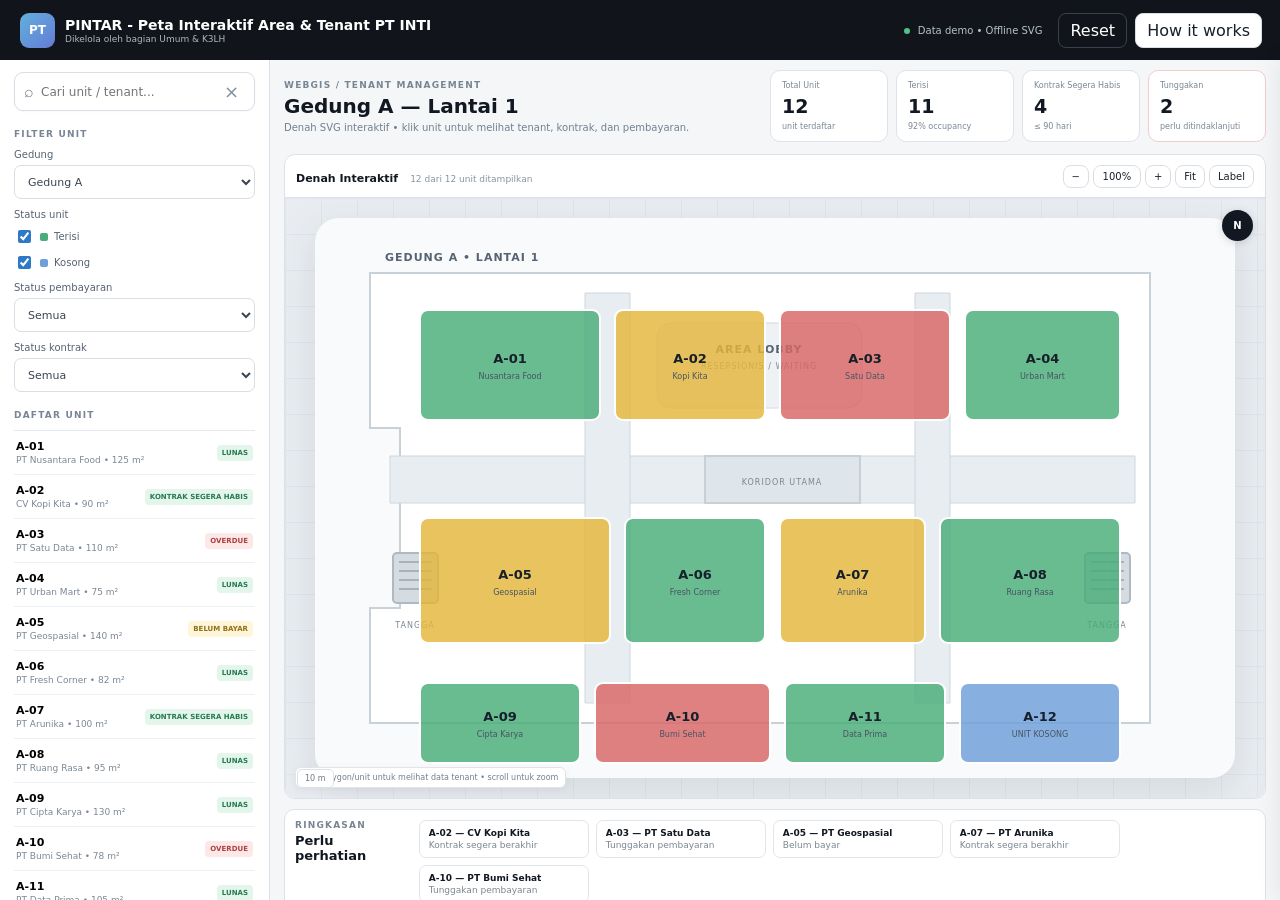
<file: index.html>
<!doctype html>
<html lang="id">
<head>
<meta charset="utf-8">
<meta name="viewport" content="width=device-width,initial-scale=1">
<title>PINTAR - Peta Interaktif Area & Tenant PT INTI</title>
<link rel="stylesheet" href="style.css">
</head>
<body>
<header class="topbar">
  <div class="brand"><div class="logo">PT</div><div><b>PINTAR - Peta Interaktif Area & Tenant PT INTI</b><small>Dikelola oleh bagian Umum & K3LH</small></div></div>
  <div class="top-actions"><span class="live"><i></i> Data demo • Offline SVG</span><button id="resetBtn" class="btn ghost">Reset</button><button id="howBtn" class="btn light">How it works</button></div>
</header>
<div class="layout">
<aside class="sidebar">
  <div class="searchbox"><span>⌕</span><input id="searchInput" placeholder="Cari unit / tenant..."><button id="clearSearch">×</button></div>
  <div class="section"><div class="section-title">FILTER UNIT</div>
    <label>Gedung</label><select id="buildingFilter"><option value="all">Gedung A</option></select>
    <label>Status unit</label><div class="check-list">
      <label><input class="unitFilter" type="checkbox" value="occupied" checked><span class="dot green"></span> Terisi</label>
      <label><input class="unitFilter" type="checkbox" value="vacant" checked><span class="dot blue"></span> Kosong</label>
    </div>
    <label>Status pembayaran</label><select id="paymentFilter"><option value="all">Semua</option><option value="paid">Lunas</option><option value="unpaid">Belum bayar</option><option value="overdue">Overdue</option></select>
    <label>Status kontrak</label><select id="leaseFilter"><option value="all">Semua</option><option value="active">Aktif</option><option value="expiring">Akan berakhir ≤ 90 hari</option><option value="expired">Berakhir</option></select>
  </div>
  <div class="section"><div class="section-title">DAFTAR UNIT</div><div id="unitList" class="unit-list"></div></div>
  <div class="legend"><div class="section-title">LEGENDA PETA</div><div><span class="legend-box green"></span> Terisi & pembayaran lancar</div><div><span class="legend-box yellow"></span> Kontrak segera berakhir</div><div><span class="legend-box red"></span> Tunggakan pembayaran</div><div><span class="legend-box blue"></span> Unit kosong</div></div>
</aside>
<main class="main">
  <section class="dashboard"><div class="dash-title"><div class="eyebrow">WEBGIS / TENANT MANAGEMENT</div><h1>Gedung A — Lantai 1</h1><p>Denah SVG interaktif • klik unit untuk melihat tenant, kontrak, dan pembayaran.</p></div>
    <div class="cards"><div class="card"><span>Total Unit</span><b id="totalUnits">0</b><small>unit terdaftar</small></div><div class="card"><span>Terisi</span><b id="occupied">0</b><small id="occupancyPct">0% occupancy</small></div><div class="card"><span>Kontrak Segera Habis</span><b id="expiring">0</b><small>≤ 90 hari</small></div><div class="card danger-card"><span>Tunggakan</span><b id="overdue">0</b><small>perlu ditindaklanjuti</small></div></div>
  </section>
  <section class="map-shell"><div class="map-toolbar"><div><b>Denah Interaktif</b><span id="resultText">Memuat unit...</span></div><div class="toolbar-actions"><button class="small-btn" id="zoomOut">−</button><button class="small-btn zoom-value" id="zoomValue">100%</button><button class="small-btn" id="zoomIn">+</button><button class="small-btn" id="zoomFit">Fit</button><button class="small-btn" id="toggleLabels">Label</button></div></div>
    <div id="mapViewport"><div id="floorMap"></div><div class="north">N</div><div class="scale">10 m</div></div><div class="map-note">Klik polygon/unit untuk melihat data tenant • scroll untuk zoom</div>
  </section>
  <section class="bottom-panel"><div><div class="eyebrow">RINGKASAN</div><h2>Perlu perhatian</h2></div><div class="attention" id="attention"></div></section>
</main></div>
<div id="detailPanel" class="detail-panel"><button class="close" id="closeDetail">×</button><div class="eyebrow" id="detailCode">UNIT</div><h2 id="detailUnit">A-01</h2><div class="status-pill" id="detailStatus">AKTIF</div><div class="tenant-head"><div class="avatar" id="avatar">PT</div><div><b id="detailTenant">Tenant</b><small id="detailCompany">Perusahaan</small></div></div>
  <div class="info-grid"><div><span>Luas</span><b id="detailArea">-</b></div><div><span>Fungsi</span><b id="detailType">-</b></div><div><span>Mulai sewa</span><b id="detailStart">-</b></div><div><span>Berakhir</span><b id="detailEnd">-</b></div><div><span>Sisa kontrak</span><b id="detailRemaining">-</b></div><div><span>Sewa / bulan</span><b id="detailRent">-</b></div></div>
  <div class="payment-box"><div><span>Pembayaran bulan berjalan</span><b id="detailPayment">-</b></div><div class="payment-row"><span>Jatuh tempo</span><span id="detailDue">-</span></div><div class="payment-row"><span>Terakhir bayar</span><span id="detailPaidDate">-</span></div></div>
  <div class="pic-box"><span>PIC Tenant</span><b id="detailPic">-</b><small id="detailContact">-</small></div>
  <button class="primary-action" id="historyBtn">Lihat Riwayat Pembayaran</button><button class="secondary-action" id="editBtn">Edit Data Tenant</button>
</div>
<div id="modalBg" class="modal-bg"><div class="modal"><button class="close" id="closeModal">×</button><div class="eyebrow">CAMPUSMAP</div><h2 id="modalTitle">Riwayat Pembayaran</h2><div id="modalBody"></div></div></div>
<script src="app.js"></script>
</body></html>
</file>
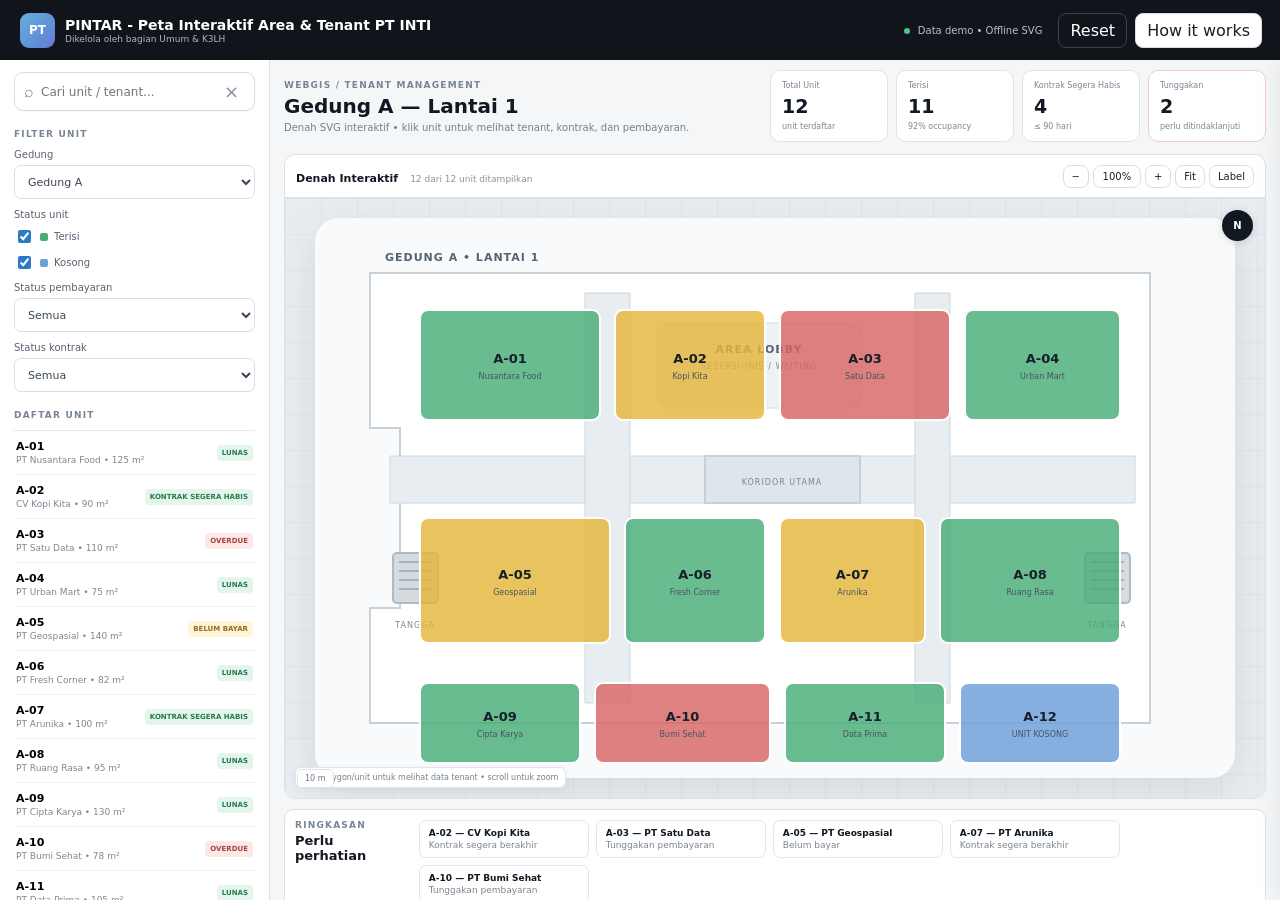
<file: dummy/webgis-tenant-svg/index.html>
<!doctype html>
<html lang="id">
  <head>
    <meta charset="utf-8" />
    <meta name="viewport" content="width=device-width,initial-scale=1" />
    <title>PINTAR - Peta Interaktif Area & Tenant PT INTI</title>
    <link rel="stylesheet" href="style.css" />
  </head>
  <body>
    <header class="topbar">
      <div class="brand">
        <div class="logo">PT</div>
        <div>
          <b>PINTAR - Peta Interaktif Area & Tenant PT INTI</b
          ><small>Dikelola oleh bagian Umum & K3LH</small>
        </div>
      </div>
      <div class="top-actions">
        <span class="live"><i></i> Data demo • Offline SVG</span
        ><button id="resetBtn" class="btn ghost">Reset</button
        ><button id="howBtn" class="btn light">How it works</button>
      </div>
    </header>
    <div class="layout">
      <aside class="sidebar">
        <div class="searchbox">
          <span>⌕</span
          ><input id="searchInput" placeholder="Cari unit / tenant..." /><button
            id="clearSearch"
          >
            ×
          </button>
        </div>
        <div class="section">
          <div class="section-title">FILTER UNIT</div>
          <label>Gedung</label
          ><select id="buildingFilter">
            <option value="all">Gedung A</option>
          </select>
          <label>Status unit</label>
          <div class="check-list">
            <label
              ><input
                class="unitFilter"
                type="checkbox"
                value="occupied"
                checked
              /><span class="dot green"></span> Terisi</label
            >
            <label
              ><input
                class="unitFilter"
                type="checkbox"
                value="vacant"
                checked
              /><span class="dot blue"></span> Kosong</label
            >
          </div>
          <label>Status pembayaran</label
          ><select id="paymentFilter">
            <option value="all">Semua</option>
            <option value="paid">Lunas</option>
            <option value="unpaid">Belum bayar</option>
            <option value="overdue">Overdue</option>
          </select>
          <label>Status kontrak</label
          ><select id="leaseFilter">
            <option value="all">Semua</option>
            <option value="active">Aktif</option>
            <option value="expiring">Akan berakhir ≤ 90 hari</option>
            <option value="expired">Berakhir</option>
          </select>
        </div>
        <div class="section">
          <div class="section-title">DAFTAR UNIT</div>
          <div id="unitList" class="unit-list"></div>
        </div>
        <div class="legend">
          <div class="section-title">LEGENDA PETA</div>
          <div>
            <span class="legend-box green"></span> Terisi & pembayaran lancar
          </div>
          <div>
            <span class="legend-box yellow"></span> Kontrak segera berakhir
          </div>
          <div><span class="legend-box red"></span> Tunggakan pembayaran</div>
          <div><span class="legend-box blue"></span> Unit kosong</div>
        </div>
      </aside>
      <main class="main">
        <section class="dashboard">
          <div class="dash-title">
            <div class="eyebrow">WEBGIS / TENANT MANAGEMENT</div>
            <h1>Gedung A — Lantai 1</h1>
            <p>
              Denah SVG interaktif • klik unit untuk melihat tenant, kontrak,
              dan pembayaran.
            </p>
          </div>
          <div class="cards">
            <div class="card">
              <span>Total Unit</span><b id="totalUnits">0</b
              ><small>unit terdaftar</small>
            </div>
            <div class="card">
              <span>Terisi</span><b id="occupied">0</b
              ><small id="occupancyPct">0% occupancy</small>
            </div>
            <div class="card">
              <span>Kontrak Segera Habis</span><b id="expiring">0</b
              ><small>≤ 90 hari</small>
            </div>
            <div class="card danger-card">
              <span>Tunggakan</span><b id="overdue">0</b
              ><small>perlu ditindaklanjuti</small>
            </div>
          </div>
        </section>
        <section class="map-shell">
          <div class="map-toolbar">
            <div>
              <b>Denah Interaktif</b><span id="resultText">Memuat unit...</span>
            </div>
            <div class="toolbar-actions">
              <button class="small-btn" id="zoomOut">−</button
              ><button class="small-btn zoom-value" id="zoomValue">100%</button
              ><button class="small-btn" id="zoomIn">+</button
              ><button class="small-btn" id="zoomFit">Fit</button
              ><button class="small-btn" id="toggleLabels">Label</button>
            </div>
          </div>
          <div id="mapViewport">
            <div id="floorMap"></div>
            <div class="north">N</div>
            <div class="scale">10 m</div>
          </div>
          <div class="map-note">
            Klik polygon/unit untuk melihat data tenant • scroll untuk zoom
          </div>
        </section>
        <section class="bottom-panel">
          <div>
            <div class="eyebrow">RINGKASAN</div>
            <h2>Perlu perhatian</h2>
          </div>
          <div class="attention" id="attention"></div>
        </section>
      </main>
    </div>
    <div id="detailPanel" class="detail-panel">
      <button class="close" id="closeDetail">×</button>
      <div class="eyebrow" id="detailCode">UNIT</div>
      <h2 id="detailUnit">A-01</h2>
      <div class="status-pill" id="detailStatus">AKTIF</div>
      <div class="tenant-head">
        <div class="avatar" id="avatar">PT</div>
        <div>
          <b id="detailTenant">Tenant</b
          ><small id="detailCompany">Perusahaan</small>
        </div>
      </div>
      <div class="info-grid">
        <div><span>Luas</span><b id="detailArea">-</b></div>
        <div><span>Fungsi</span><b id="detailType">-</b></div>
        <div><span>Mulai sewa</span><b id="detailStart">-</b></div>
        <div><span>Berakhir</span><b id="detailEnd">-</b></div>
        <div><span>Sisa kontrak</span><b id="detailRemaining">-</b></div>
        <div><span>Sewa / bulan</span><b id="detailRent">-</b></div>
      </div>
      <div class="payment-box">
        <div>
          <span>Pembayaran bulan berjalan</span><b id="detailPayment">-</b>
        </div>
        <div class="payment-row">
          <span>Jatuh tempo</span><span id="detailDue">-</span>
        </div>
        <div class="payment-row">
          <span>Terakhir bayar</span><span id="detailPaidDate">-</span>
        </div>
      </div>
      <div class="pic-box">
        <span>PIC Tenant</span><b id="detailPic">-</b
        ><small id="detailContact">-</small>
      </div>
      <button class="primary-action" id="historyBtn">
        Lihat Riwayat Pembayaran</button
      ><button class="secondary-action" id="editBtn">Edit Data Tenant</button>
    </div>
    <div id="modalBg" class="modal-bg">
      <div class="modal">
        <button class="close" id="closeModal">×</button>
        <div class="eyebrow">CAMPUSMAP</div>
        <h2 id="modalTitle">Riwayat Pembayaran</h2>
        <div id="modalBody"></div>
      </div>
    </div>
    <script src="app.js"></script>
  </body>
</html>
</file>
<file: style.css>
*{box-sizing:border-box}html,body{margin:0;height:100%;font-family:Inter,ui-sans-serif,system-ui,-apple-system,BlinkMacSystemFont,"Segoe UI",sans-serif;color:#121821;background:#f4f6f8}button,input,select{font:inherit}.topbar{height:60px;background:#11151b;color:#fff;display:flex;align-items:center;justify-content:space-between;padding:0 18px 0 20px}.brand{display:flex;align-items:center;gap:10px}.logo{width:35px;height:35px;border-radius:9px;background:linear-gradient(135deg,#61b0dd,#657bd5);display:grid;place-items:center;font-weight:800;font-size:12px}.brand b{display:block;font-size:14px}.brand small{display:block;color:#aeb7c3;font-size:9px;margin-top:1px}.top-actions{display:flex;align-items:center;gap:8px}.live{font-size:10px;color:#b8c1cc;margin-right:8px}.live i{display:inline-block;width:6px;height:6px;border-radius:50%;background:#4fc28a;margin-right:5px}.btn,.small-btn{border:1px solid #d8dee5;background:#fff;color:#18202b;border-radius:8px;padding:7px 11px;cursor:pointer}.btn.ghost{background:transparent;border-color:#38414d;color:#fff}.btn.light{background:#fff}.layout{height:calc(100vh - 60px);display:flex}.sidebar{width:270px;background:#fff;border-right:1px solid #dce2e8;overflow:auto;padding:12px 14px}.searchbox{height:39px;border:1px solid #d7dee6;border-radius:9px;display:flex;align-items:center;padding:0 9px;color:#73808d;box-shadow:0 1px 2px #00000008}.searchbox input{border:0;outline:0;flex:1;padding:0 7px;font-size:12px}.searchbox button{border:0;background:none;color:#82909e;font-size:18px;cursor:pointer}.section{margin-top:18px}.section-title,.eyebrow{font-size:9px;letter-spacing:1.2px;font-weight:800;color:#788594}.section label{display:block;font-size:10px;color:#566271;margin:10px 0 5px}.section select{width:100%;height:34px;border:1px solid #d8dee5;border-radius:7px;padding:0 9px;color:#394553;background:#fff;font-size:11px}.check-list label{margin:7px 0;display:flex;align-items:center;gap:6px}.check-list input{accent-color:#2d79c7}.dot,.legend-box{display:inline-block;width:8px;height:8px;border-radius:2px}.green{background:#49ad78}.blue{background:#6d9fdb}.yellow{background:#e4b63b}.red{background:#d96666}.unit-list{display:flex;flex-direction:column;border-top:1px solid #e5e9ed;margin-top:10px}.unit-item{display:flex;align-items:center;justify-content:space-between;text-align:left;background:#fff;border:0;border-bottom:1px solid #edf0f3;padding:9px 2px;cursor:pointer}.unit-item:hover{background:#f6f8fa}.unit-item b{font-size:11px;display:block}.unit-item small{font-size:9px;color:#7b8793;display:block;margin-top:2px;max-width:150px;white-space:nowrap;overflow:hidden;text-overflow:ellipsis}.mini-status{font-size:7px;font-weight:800;padding:4px 5px;border-radius:4px}.mini-status.paid{background:#e4f5ec;color:#277b51}.mini-status.unpaid{background:#fff5d8;color:#927018}.mini-status.overdue{background:#fde8e8;color:#ad3f3f}.mini-status.vacant{background:#e8f0fb;color:#4676ae}.legend{margin-top:18px;border-top:1px solid #e5e9ed;padding-top:13px}.legend>div:not(.section-title){font-size:9px;color:#617080;margin:7px 0;display:flex;gap:7px;align-items:center}.main{flex:1;min-width:0;overflow:auto;padding:10px 14px 18px}.dashboard{display:flex;justify-content:space-between;gap:16px;align-items:center}.dash-title h1{font-size:20px;margin:4px 0}.dash-title p{font-size:10px;color:#71808e;margin:0}.cards{display:flex;gap:8px}.card{background:#fff;border:1px solid #dde3e9;border-radius:10px;width:118px;padding:10px 11px}.card span,.card small{display:block;color:#7a8794;font-size:8px}.card b{font-size:19px;display:block;margin:5px 0}.danger-card{border-color:#f0cccc}.map-shell{background:#fff;border:1px solid #dce2e8;border-radius:11px;overflow:hidden;margin-top:12px;position:relative}.map-toolbar{height:43px;border-bottom:1px solid #dce2e8;display:flex;align-items:center;justify-content:space-between;padding:0 11px}.map-toolbar b{font-size:11px}.map-toolbar span{font-size:9px;color:#88939e;margin-left:12px}.toolbar-actions{display:flex;gap:4px}.small-btn{font-size:10px;padding:5px 8px}.zoom-value{min-width:48px}.map-shell{height:calc(100vh - 255px);min-height:460px}.map-shell #mapViewport{height:calc(100% - 43px);position:relative;overflow:hidden;background:#e9edf1;background-image:linear-gradient(#dfe5ea 1px,transparent 1px),linear-gradient(90deg,#dfe5ea 1px,transparent 1px);background-size:36px 36px}.map-note{position:absolute;bottom:10px;left:10px;background:#fff;border:1px solid #e0e5ea;border-radius:6px;padding:5px 7px;color:#71808d;font-size:8px;box-shadow:0 2px 8px #0000000d}.north{position:absolute;right:12px;top:12px;width:31px;height:31px;border-radius:50%;background:#111821;color:#fff;display:grid;place-items:center;font-weight:800;font-size:10px;box-shadow:0 2px 8px #0002;z-index:5}.scale{position:absolute;left:12px;bottom:10px;background:#fff;border:1px solid #dce2e8;border-radius:5px;padding:4px 7px;color:#687684;font-size:8px;z-index:5}.bottom-panel{background:#fff;border:1px solid #dce2e8;border-radius:10px;margin-top:10px;padding:10px;display:flex;gap:15px}.bottom-panel h2{font-size:13px;margin:3px 0}.attention{display:flex;gap:7px;flex-wrap:wrap}.attention-item{border:1px solid #e1e6eb;border-radius:7px;padding:7px 9px;min-width:170px;cursor:pointer;background:#fff}.attention-item:hover{background:#f8fafb}.attention-item b,.attention-item small{display:block;font-size:9px}.attention-item small{color:#7b8792;margin-top:2px}.detail-panel{position:fixed;right:-390px;top:60px;bottom:0;width:380px;background:#fff;z-index:20;box-shadow:-8px 0 25px #0000001a;border-left:1px solid #dce2e8;padding:20px;transition:right .22s ease;overflow:auto}.detail-panel.show{right:0}.close{position:absolute;right:13px;top:11px;border:0;background:#f0f3f6;border-radius:7px;width:27px;height:27px;cursor:pointer;font-size:18px;color:#6c7783}.detail-panel h2{font-size:22px;margin:4px 0}.status-pill{display:inline-block;padding:5px 8px;border-radius:5px;background:#e5f5ec;color:#28794f;font-size:8px;font-weight:800;margin-bottom:15px}.status-pill.warn{background:#fff3d3;color:#906c12}.status-pill.bad{background:#fde7e7;color:#aa3e3e}.status-pill.vacant{background:#e7effa;color:#4675ac}.tenant-head{display:flex;gap:10px;align-items:center;border-top:1px solid #e8ecf0;padding-top:15px}.avatar{width:38px;height:38px;border-radius:10px;background:#e8eef5;color:#386286;display:grid;place-items:center;font-size:11px;font-weight:800}.tenant-head b,.tenant-head small{display:block}.tenant-head b{font-size:12px}.tenant-head small{font-size:9px;color:#7b8793;margin-top:2px}.info-grid{display:grid;grid-template-columns:1fr 1fr;gap:1px;margin:17px 0;background:#e8edf1;border:1px solid #e8edf1}.info-grid div{background:#fff;padding:9px}.info-grid span,.info-grid b{display:block}.info-grid span{font-size:8px;color:#7d8995}.info-grid b{font-size:10px;margin-top:3px}.payment-box,.pic-box{border:1px solid #e1e6eb;border-radius:8px;padding:11px;margin-top:9px}.payment-box>div:first-child{display:flex;justify-content:space-between;font-size:10px}.payment-row{display:flex;justify-content:space-between;font-size:9px;color:#778390;margin-top:8px}.pic-box span,.pic-box b,.pic-box small{display:block}.pic-box span{font-size:8px;color:#7c8894}.pic-box b{font-size:10px;margin-top:3px}.pic-box small{font-size:9px;color:#73808c;margin-top:2px}.primary-action,.secondary-action{width:100%;height:36px;border-radius:7px;cursor:pointer;margin-top:10px;font-size:10px}.primary-action{border:0;background:#121922;color:#fff}.secondary-action{border:1px solid #d8dfe6;background:#fff;color:#303b47}.modal-bg{position:fixed;inset:0;background:#0d131b66;display:none;align-items:center;justify-content:center;z-index:30}.modal-bg.show{display:flex}.modal{width:min(580px,calc(100vw - 30px));background:#fff;border-radius:12px;padding:20px;position:relative;box-shadow:0 20px 50px #0003}.modal h2{font-size:17px;margin:5px 0 15px}.history-table{width:100%;border-collapse:collapse;font-size:9px}.history-table th,.history-table td{padding:8px;border-bottom:1px solid #e7ebef;text-align:left}.badge{font-size:7px;font-weight:800;padding:3px 5px;border-radius:4px}.badge.paid{background:#e5f5ec;color:#28794f}.badge.unpaid{background:#fff3d3;color:#906c12}.badge.overdue{background:#fde7e7;color:#aa3e3e}#floorMap{position:absolute;left:50%;top:50%;width:920px;height:560px;transform:translate(-50%,-50%) scale(1);transform-origin:center;transition:transform .12s ease}.floor-svg{width:100%;height:100%;display:block;filter:drop-shadow(0 12px 20px #1c28331a)}.unit{stroke:#fff;stroke-width:2;cursor:pointer;transition:filter .12s,opacity .12s,stroke-width .12s}.unit:hover{filter:brightness(.96);stroke:#1c2732;stroke-width:3}.unit.hidden{opacity:.08}.unit-label{pointer-events:none;font-size:13px;font-weight:800;fill:#17202a;text-anchor:middle}.unit-sub{pointer-events:none;font-size:8px;fill:#465462;text-anchor:middle}.corridor{fill:#e8edf1;stroke:#cfd6dd;stroke-width:1}.wall{fill:#fff;stroke:#c9d1d8;stroke-width:2}.door{fill:none;stroke:#7b8792;stroke-width:2}.room-text{font-size:8px;fill:#7b8792;letter-spacing:1px}.site-label{font-size:11px;font-weight:800;fill:#556372;letter-spacing:1px}.lobby{fill:#dfe6eb;stroke:#c7d0d7;stroke-width:2}.stairs{fill:#d4dce2;stroke:#aeb9c2;stroke-width:2}.stair-line{stroke:#a7b2bb;stroke-width:2}.active-highlight{stroke:#111a23!important;stroke-width:4!important;filter:drop-shadow(0 2px 4px #0003)}@media(max-width:1000px){.sidebar{width:230px}.dashboard{align-items:flex-start;flex-direction:column}.cards{width:100%}.card{flex:1}.map-shell{height:600px}}@media(max-width:700px){.sidebar{display:none}.main{padding:8px}.cards{overflow:auto}.card{min-width:105px}.top-actions .live{display:none}.detail-panel{width:100%;right:-100%}}
</file>
<file: dummy/webgis-tenant-svg/style.css>
*{box-sizing:border-box}html,body{margin:0;height:100%;font-family:Inter,ui-sans-serif,system-ui,-apple-system,BlinkMacSystemFont,"Segoe UI",sans-serif;color:#121821;background:#f4f6f8}button,input,select{font:inherit}.topbar{height:60px;background:#11151b;color:#fff;display:flex;align-items:center;justify-content:space-between;padding:0 18px 0 20px}.brand{display:flex;align-items:center;gap:10px}.logo{width:35px;height:35px;border-radius:9px;background:linear-gradient(135deg,#61b0dd,#657bd5);display:grid;place-items:center;font-weight:800;font-size:12px}.brand b{display:block;font-size:14px}.brand small{display:block;color:#aeb7c3;font-size:9px;margin-top:1px}.top-actions{display:flex;align-items:center;gap:8px}.live{font-size:10px;color:#b8c1cc;margin-right:8px}.live i{display:inline-block;width:6px;height:6px;border-radius:50%;background:#4fc28a;margin-right:5px}.btn,.small-btn{border:1px solid #d8dee5;background:#fff;color:#18202b;border-radius:8px;padding:7px 11px;cursor:pointer}.btn.ghost{background:transparent;border-color:#38414d;color:#fff}.btn.light{background:#fff}.layout{height:calc(100vh - 60px);display:flex}.sidebar{width:270px;background:#fff;border-right:1px solid #dce2e8;overflow:auto;padding:12px 14px}.searchbox{height:39px;border:1px solid #d7dee6;border-radius:9px;display:flex;align-items:center;padding:0 9px;color:#73808d;box-shadow:0 1px 2px #00000008}.searchbox input{border:0;outline:0;flex:1;padding:0 7px;font-size:12px}.searchbox button{border:0;background:none;color:#82909e;font-size:18px;cursor:pointer}.section{margin-top:18px}.section-title,.eyebrow{font-size:9px;letter-spacing:1.2px;font-weight:800;color:#788594}.section label{display:block;font-size:10px;color:#566271;margin:10px 0 5px}.section select{width:100%;height:34px;border:1px solid #d8dee5;border-radius:7px;padding:0 9px;color:#394553;background:#fff;font-size:11px}.check-list label{margin:7px 0;display:flex;align-items:center;gap:6px}.check-list input{accent-color:#2d79c7}.dot,.legend-box{display:inline-block;width:8px;height:8px;border-radius:2px}.green{background:#49ad78}.blue{background:#6d9fdb}.yellow{background:#e4b63b}.red{background:#d96666}.unit-list{display:flex;flex-direction:column;border-top:1px solid #e5e9ed;margin-top:10px}.unit-item{display:flex;align-items:center;justify-content:space-between;text-align:left;background:#fff;border:0;border-bottom:1px solid #edf0f3;padding:9px 2px;cursor:pointer}.unit-item:hover{background:#f6f8fa}.unit-item b{font-size:11px;display:block}.unit-item small{font-size:9px;color:#7b8793;display:block;margin-top:2px;max-width:150px;white-space:nowrap;overflow:hidden;text-overflow:ellipsis}.mini-status{font-size:7px;font-weight:800;padding:4px 5px;border-radius:4px}.mini-status.paid{background:#e4f5ec;color:#277b51}.mini-status.unpaid{background:#fff5d8;color:#927018}.mini-status.overdue{background:#fde8e8;color:#ad3f3f}.mini-status.vacant{background:#e8f0fb;color:#4676ae}.legend{margin-top:18px;border-top:1px solid #e5e9ed;padding-top:13px}.legend>div:not(.section-title){font-size:9px;color:#617080;margin:7px 0;display:flex;gap:7px;align-items:center}.main{flex:1;min-width:0;overflow:auto;padding:10px 14px 18px}.dashboard{display:flex;justify-content:space-between;gap:16px;align-items:center}.dash-title h1{font-size:20px;margin:4px 0}.dash-title p{font-size:10px;color:#71808e;margin:0}.cards{display:flex;gap:8px}.card{background:#fff;border:1px solid #dde3e9;border-radius:10px;width:118px;padding:10px 11px}.card span,.card small{display:block;color:#7a8794;font-size:8px}.card b{font-size:19px;display:block;margin:5px 0}.danger-card{border-color:#f0cccc}.map-shell{background:#fff;border:1px solid #dce2e8;border-radius:11px;overflow:hidden;margin-top:12px;position:relative}.map-toolbar{height:43px;border-bottom:1px solid #dce2e8;display:flex;align-items:center;justify-content:space-between;padding:0 11px}.map-toolbar b{font-size:11px}.map-toolbar span{font-size:9px;color:#88939e;margin-left:12px}.toolbar-actions{display:flex;gap:4px}.small-btn{font-size:10px;padding:5px 8px}.zoom-value{min-width:48px}.map-shell{height:calc(100vh - 255px);min-height:460px}.map-shell #mapViewport{height:calc(100% - 43px);position:relative;overflow:hidden;background:#e9edf1;background-image:linear-gradient(#dfe5ea 1px,transparent 1px),linear-gradient(90deg,#dfe5ea 1px,transparent 1px);background-size:36px 36px}.map-note{position:absolute;bottom:10px;left:10px;background:#fff;border:1px solid #e0e5ea;border-radius:6px;padding:5px 7px;color:#71808d;font-size:8px;box-shadow:0 2px 8px #0000000d}.north{position:absolute;right:12px;top:12px;width:31px;height:31px;border-radius:50%;background:#111821;color:#fff;display:grid;place-items:center;font-weight:800;font-size:10px;box-shadow:0 2px 8px #0002;z-index:5}.scale{position:absolute;left:12px;bottom:10px;background:#fff;border:1px solid #dce2e8;border-radius:5px;padding:4px 7px;color:#687684;font-size:8px;z-index:5}.bottom-panel{background:#fff;border:1px solid #dce2e8;border-radius:10px;margin-top:10px;padding:10px;display:flex;gap:15px}.bottom-panel h2{font-size:13px;margin:3px 0}.attention{display:flex;gap:7px;flex-wrap:wrap}.attention-item{border:1px solid #e1e6eb;border-radius:7px;padding:7px 9px;min-width:170px;cursor:pointer;background:#fff}.attention-item:hover{background:#f8fafb}.attention-item b,.attention-item small{display:block;font-size:9px}.attention-item small{color:#7b8792;margin-top:2px}.detail-panel{position:fixed;right:-390px;top:60px;bottom:0;width:380px;background:#fff;z-index:20;box-shadow:-8px 0 25px #0000001a;border-left:1px solid #dce2e8;padding:20px;transition:right .22s ease;overflow:auto}.detail-panel.show{right:0}.close{position:absolute;right:13px;top:11px;border:0;background:#f0f3f6;border-radius:7px;width:27px;height:27px;cursor:pointer;font-size:18px;color:#6c7783}.detail-panel h2{font-size:22px;margin:4px 0}.status-pill{display:inline-block;padding:5px 8px;border-radius:5px;background:#e5f5ec;color:#28794f;font-size:8px;font-weight:800;margin-bottom:15px}.status-pill.warn{background:#fff3d3;color:#906c12}.status-pill.bad{background:#fde7e7;color:#aa3e3e}.status-pill.vacant{background:#e7effa;color:#4675ac}.tenant-head{display:flex;gap:10px;align-items:center;border-top:1px solid #e8ecf0;padding-top:15px}.avatar{width:38px;height:38px;border-radius:10px;background:#e8eef5;color:#386286;display:grid;place-items:center;font-size:11px;font-weight:800}.tenant-head b,.tenant-head small{display:block}.tenant-head b{font-size:12px}.tenant-head small{font-size:9px;color:#7b8793;margin-top:2px}.info-grid{display:grid;grid-template-columns:1fr 1fr;gap:1px;margin:17px 0;background:#e8edf1;border:1px solid #e8edf1}.info-grid div{background:#fff;padding:9px}.info-grid span,.info-grid b{display:block}.info-grid span{font-size:8px;color:#7d8995}.info-grid b{font-size:10px;margin-top:3px}.payment-box,.pic-box{border:1px solid #e1e6eb;border-radius:8px;padding:11px;margin-top:9px}.payment-box>div:first-child{display:flex;justify-content:space-between;font-size:10px}.payment-row{display:flex;justify-content:space-between;font-size:9px;color:#778390;margin-top:8px}.pic-box span,.pic-box b,.pic-box small{display:block}.pic-box span{font-size:8px;color:#7c8894}.pic-box b{font-size:10px;margin-top:3px}.pic-box small{font-size:9px;color:#73808c;margin-top:2px}.primary-action,.secondary-action{width:100%;height:36px;border-radius:7px;cursor:pointer;margin-top:10px;font-size:10px}.primary-action{border:0;background:#121922;color:#fff}.secondary-action{border:1px solid #d8dfe6;background:#fff;color:#303b47}.modal-bg{position:fixed;inset:0;background:#0d131b66;display:none;align-items:center;justify-content:center;z-index:30}.modal-bg.show{display:flex}.modal{width:min(580px,calc(100vw - 30px));background:#fff;border-radius:12px;padding:20px;position:relative;box-shadow:0 20px 50px #0003}.modal h2{font-size:17px;margin:5px 0 15px}.history-table{width:100%;border-collapse:collapse;font-size:9px}.history-table th,.history-table td{padding:8px;border-bottom:1px solid #e7ebef;text-align:left}.badge{font-size:7px;font-weight:800;padding:3px 5px;border-radius:4px}.badge.paid{background:#e5f5ec;color:#28794f}.badge.unpaid{background:#fff3d3;color:#906c12}.badge.overdue{background:#fde7e7;color:#aa3e3e}#floorMap{position:absolute;left:50%;top:50%;width:920px;height:560px;transform:translate(-50%,-50%) scale(1);transform-origin:center;transition:transform .12s ease}.floor-svg{width:100%;height:100%;display:block;filter:drop-shadow(0 12px 20px #1c28331a)}.unit{stroke:#fff;stroke-width:2;cursor:pointer;transition:filter .12s,opacity .12s,stroke-width .12s}.unit:hover{filter:brightness(.96);stroke:#1c2732;stroke-width:3}.unit.hidden{opacity:.08}.unit-label{pointer-events:none;font-size:13px;font-weight:800;fill:#17202a;text-anchor:middle}.unit-sub{pointer-events:none;font-size:8px;fill:#465462;text-anchor:middle}.corridor{fill:#e8edf1;stroke:#cfd6dd;stroke-width:1}.wall{fill:#fff;stroke:#c9d1d8;stroke-width:2}.door{fill:none;stroke:#7b8792;stroke-width:2}.room-text{font-size:8px;fill:#7b8792;letter-spacing:1px}.site-label{font-size:11px;font-weight:800;fill:#556372;letter-spacing:1px}.lobby{fill:#dfe6eb;stroke:#c7d0d7;stroke-width:2}.stairs{fill:#d4dce2;stroke:#aeb9c2;stroke-width:2}.stair-line{stroke:#a7b2bb;stroke-width:2}.active-highlight{stroke:#111a23!important;stroke-width:4!important;filter:drop-shadow(0 2px 4px #0003)}@media(max-width:1000px){.sidebar{width:230px}.dashboard{align-items:flex-start;flex-direction:column}.cards{width:100%}.card{flex:1}.map-shell{height:600px}}@media(max-width:700px){.sidebar{display:none}.main{padding:8px}.cards{overflow:auto}.card{min-width:105px}.top-actions .live{display:none}.detail-panel{width:100%;right:-100%}}
</file>
